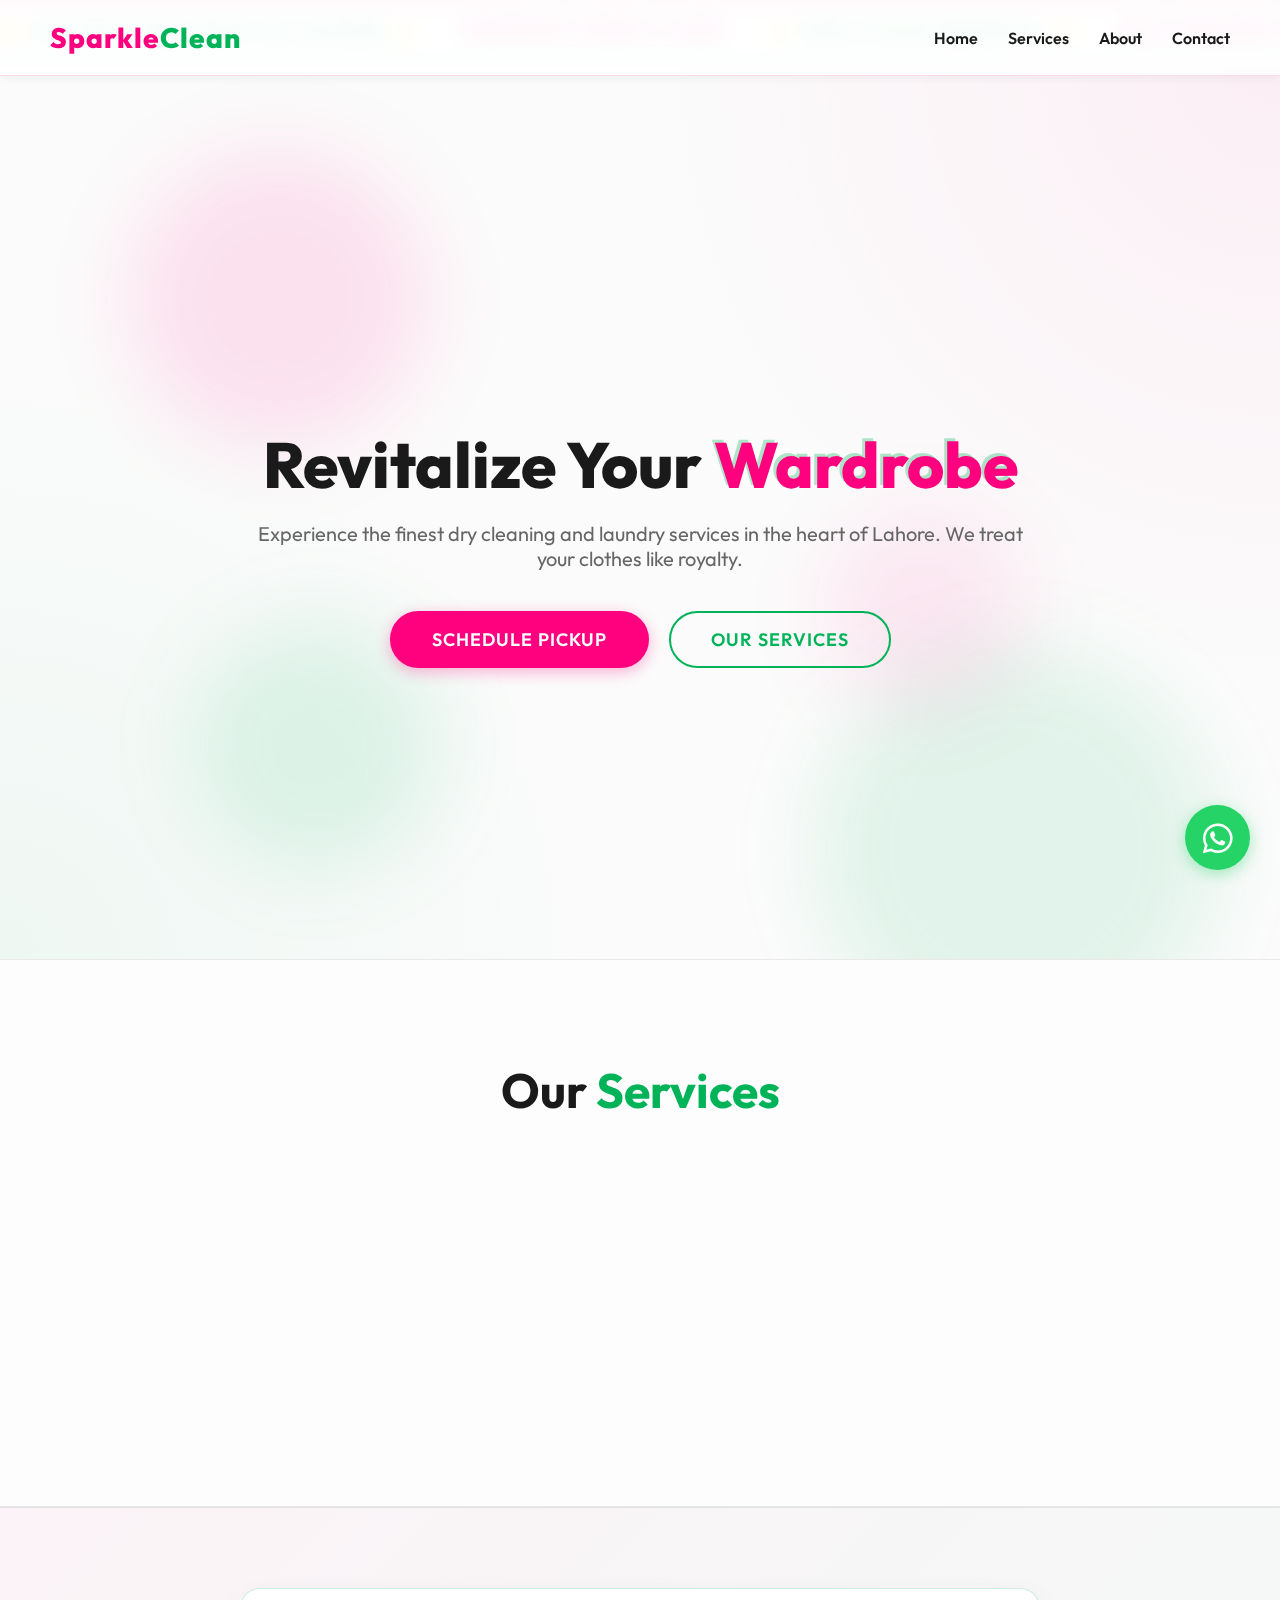
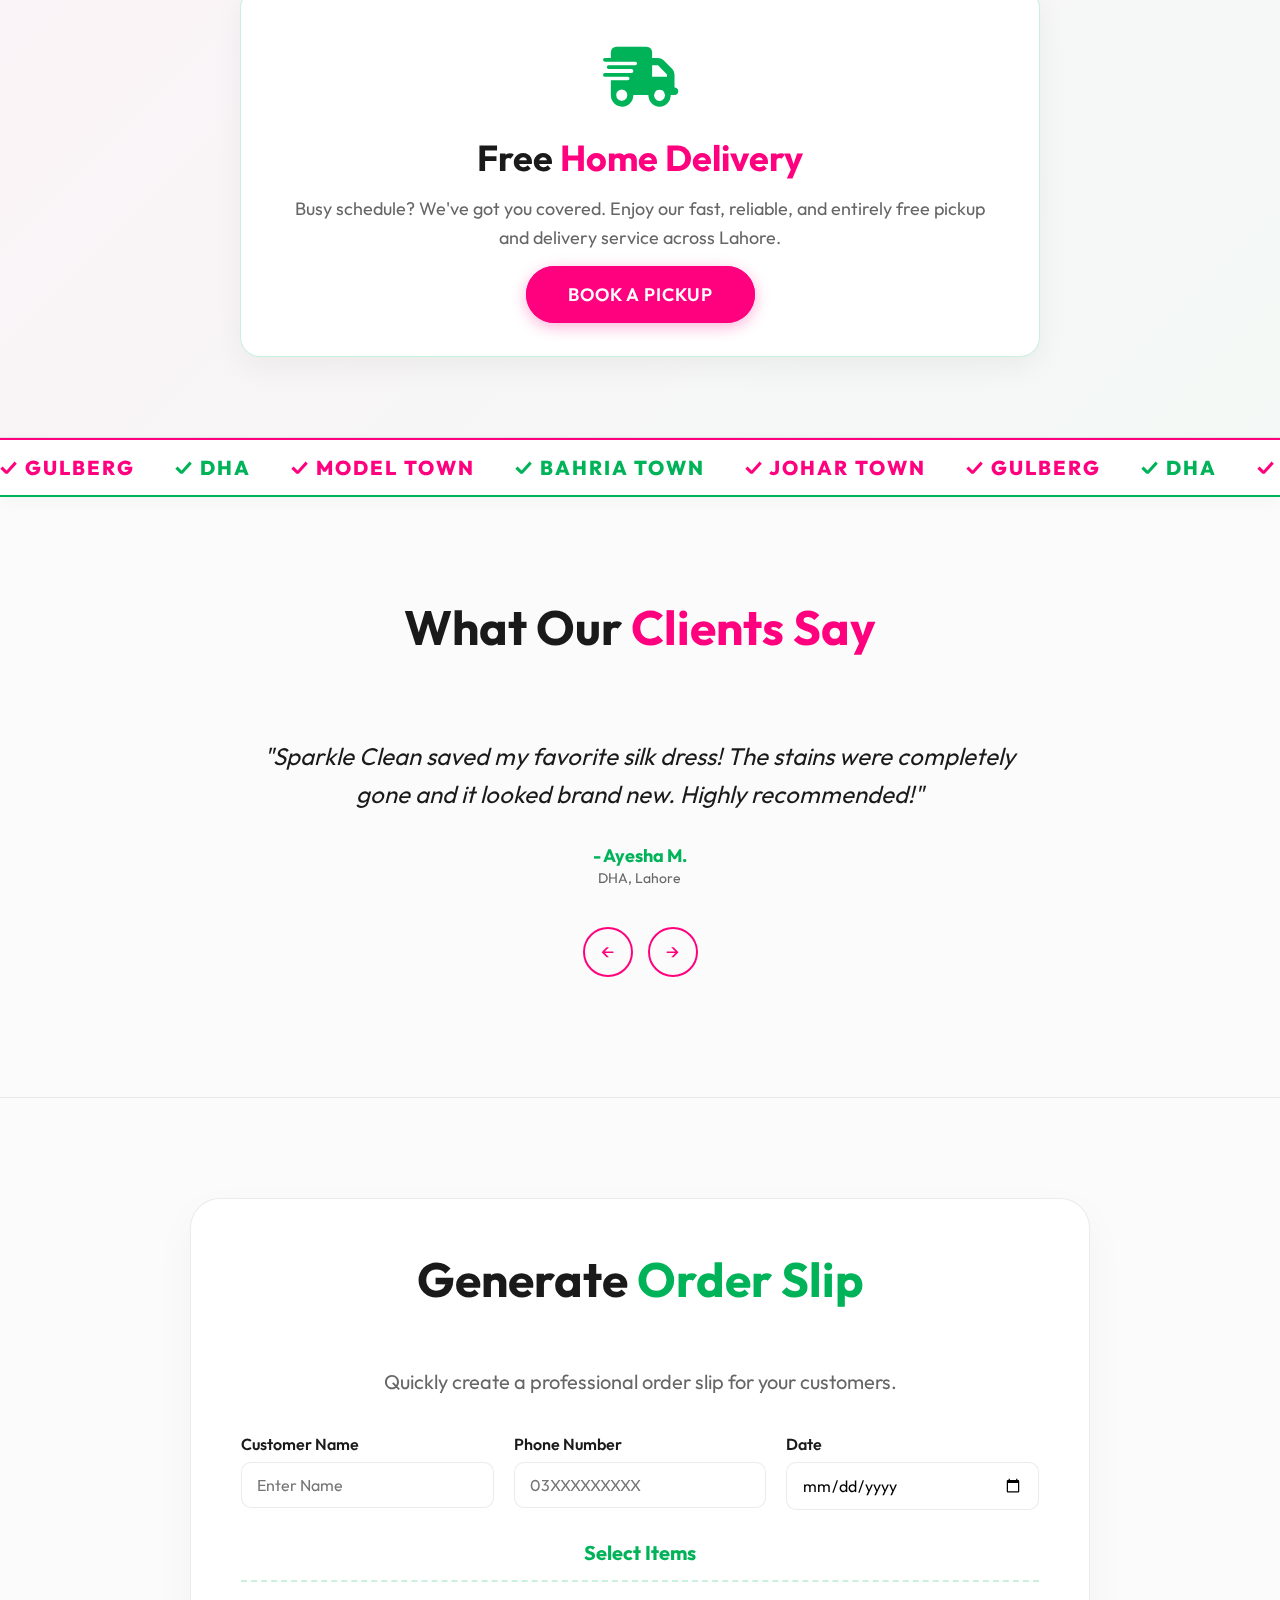
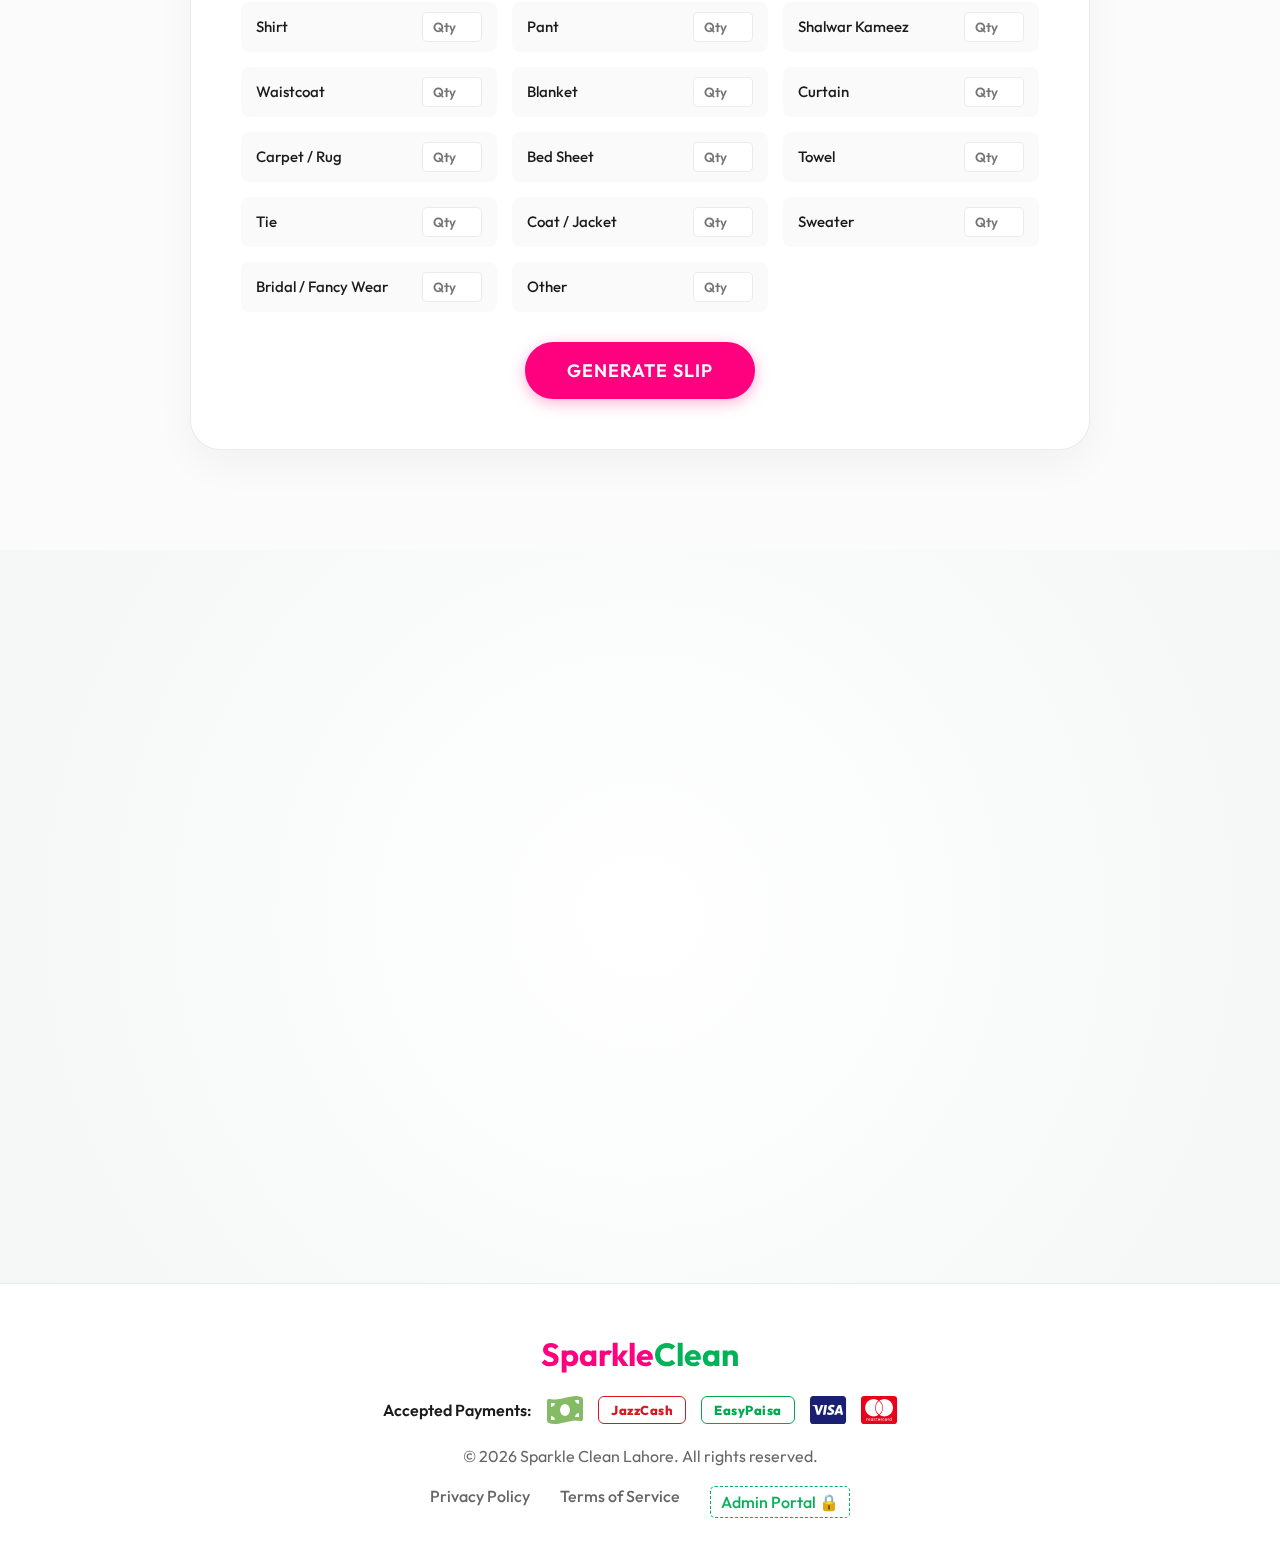
<file: index.html>
<!DOCTYPE html>
<html lang="en">

<head>
    <meta charset="UTF-8">
    <meta name="viewport" content="width=device-width, initial-scale=1.0">
    <title>Sparkle Clean | Premium Dry Cleaning in Lahore</title>
    <link href="https://fonts.googleapis.com/css2?family=Outfit:wght@300;400;600;800&display=swap" rel="stylesheet">
    <link rel="stylesheet" href="https://cdnjs.cloudflare.com/ajax/libs/font-awesome/6.4.0/css/all.min.css">
    <link rel="stylesheet" href="style.css">
</head>

<body>

    <header>
        <div class="logo">
            <span class="pink">Sparkle</span><span class="green">Clean</span>
        </div>
        <nav>
            <ul>
                <li><a href="#home">Home</a></li>
                <li><a href="#services">Services</a></li>
                <li><a href="#about">About</a></li>
                <li><a href="#contact">Contact</a></li>
            </ul>
        </nav>
        <div class="mobile-menu-btn">☰</div>
    </header>

    <div class="marquee-container">
        <div class="marquee-content">
            <span class="mq-green">⭐ FASTEST DELIVERY IN LAHORE ⭐</span>
            <span class="mq-pink">PREMIUM FABRIC CARE</span>
            <span class="mq-green">⭐ 100% STAIN REMOVAL ⭐</span>
            <span class="mq-pink">ECO-FRIENDLY WASH</span>
            <span class="mq-green">⭐ FASTEST DELIVERY IN LAHORE ⭐</span>
            <span class="mq-pink">PREMIUM FABRIC CARE</span>
            <span class="mq-green">⭐ 100% STAIN REMOVAL ⭐</span>
            <span class="mq-pink">ECO-FRIENDLY WASH</span>
        </div>
    </div>

    <section id="home" class="hero">
        <div class="hero-content">
            <h1 class="glitch" data-text="Revitalize Your Wardrobe">
                Revitalize Your <span class="highlight">Wardrobe</span>
            </h1>
            <p class="subtitle">Experience the finest dry cleaning and laundry services in the heart of Lahore. We treat
                your clothes like royalty.</p>
            <div class="cta-buttons">
                <a href="#contact" class="btn btn-primary">Schedule Pickup</a>
                <a href="#services" class="btn btn-secondary">Our Services</a>
            </div>
        </div>

        <div class="floating-elements">
            <div class="bubble b1"></div>
            <div class="bubble b2"></div>
            <div class="bubble b3"></div>
            <div class="bubble b4"></div>
        </div>
    </section>

    <section id="services" class="services">
        <h2 class="section-title">Our <span class="green-text">Services</span></h2>
        <div class="services-grid">
            <div class="service-card" style="--delay: 0.1s">
                <div class="icon-wrap">🫧</div>
                <h3>Dry Cleaning</h3>
                <p>Expert care for your delicate suits, dresses, and traditional wear using eco-safe solvents.</p>
            </div>
            <div class="service-card" style="--delay: 0.2s">
                <div class="icon-wrap">👕</div>
                <h3>Wash & Fold</h3>
                <p>Everyday laundry, perfectly washed, dried, and crisply folded for your convenience.</p>
            </div>
            <div class="service-card" style="--delay: 0.3s">
                <div class="icon-wrap">👔</div>
                <h3>Steam Ironing</h3>
                <p>Professional pressing that removes every wrinkle, leaving garments sleek and sharp.</p>
            </div>
            <div class="service-card" style="--delay: 0.4s">
                <div class="icon-wrap">✂️</div>
                <h3>Alterations</h3>
                <p>Master tailors available to adjust, hem, and repair your favorite outfits to perfection.</p>
            </div>
        </div>
    </section>

    <section class="home-delivery">
        <div class="delivery-content">
            <div class="delivery-icon"><i class="fas fa-truck-fast"></i></div>
            <div class="delivery-text">
                <h2>Free <span class="pink">Home Delivery</span></h2>
                <p>Busy schedule? We've got you covered. Enjoy our fast, reliable, and entirely free pickup and delivery service across Lahore.</p>
            </div>
            <a href="#contact" class="btn btn-primary">Book a Pickup</a>
        </div>
    </section>

    <div class="marquee-container reverse">
        <div class="marquee-content">
            <span class="mq-pink">✓ GULBERG</span>
            <span class="mq-green">✓ DHA</span>
            <span class="mq-pink">✓ MODEL TOWN</span>
            <span class="mq-green">✓ BAHRIA TOWN</span>
            <span class="mq-pink">✓ JOHAR TOWN</span>
            <span class="mq-pink">✓ GULBERG</span>
            <span class="mq-green">✓ DHA</span>
            <span class="mq-pink">✓ MODEL TOWN</span>
            <span class="mq-green">✓ BAHRIA TOWN</span>
            <span class="mq-pink">✓ JOHAR TOWN</span>
        </div>
    </div>

    <section id="testimonials" class="testimonials">
        <h2 class="section-title">What Our <span class="pink">Clients Say</span></h2>
        <div class="testimonial-slider">
            <div class="slider-wrapper">
                <div class="slide">
                    <p class="quote">"Sparkle Clean saved my favorite silk dress! The stains were completely gone and it
                        looked brand new. Highly recommended!"</p>
                    <div class="client-info">
                        <strong>- Ayesha M.</strong>
                        <span>DHA, Lahore</span>
                    </div>
                </div>
                <div class="slide">
                    <p class="quote">"Fastest delivery I've ever experienced. Their wash and fold service is perfect for
                        my busy schedule."</p>
                    <div class="client-info">
                        <strong>- Bilal Khan</strong>
                        <span>Gulberg</span>
                    </div>
                </div>
                <div class="slide">
                    <p class="quote">"The steam ironing is flawless. My suits come back crisp and sharp. Excellent
                        customer service every time."</p>
                    <div class="client-info">
                        <strong>- Fatima R.</strong>
                        <span>Model Town</span>
                    </div>
                </div>
            </div>
            <div class="slider-controls">
                <button class="slider-btn prev-btn">←</button>
                <button class="slider-btn next-btn">→</button>
            </div>
        </div>
    </section>

    <section id="order-slip" class="order-slip-section">
        <div class="slip-container">
            <h2 class="section-title">Generate <span class="green-text">Order Slip</span></h2>
            <p class="subtitle" style="text-align: center;">Quickly create a professional order slip for your customers.</p>
            
            <form id="slipForm" class="slip-form">
                <div class="form-row">
                    <div class="form-group">
                        <label>Customer Name</label>
                        <input type="text" id="customerName" required placeholder="Enter Name">
                    </div>
                    <div class="form-group">
                        <label>Phone Number</label>
                        <input type="tel" id="customerPhone" required placeholder="03XXXXXXXXX">
                    </div>
                    <div class="form-group">
                        <label>Date</label>
                        <input type="date" id="orderDate" required>
                    </div>
                </div>

                <h3 class="slip-items-title">Select Items</h3>
                <div class="items-grid">
                    <div class="item-input"><label>Shirt</label><input type="number" min="0" data-item="Shirt" placeholder="Qty"></div>
                    <div class="item-input"><label>Pant</label><input type="number" min="0" data-item="Pant" placeholder="Qty"></div>
                    <div class="item-input"><label>Shalwar Kameez</label><input type="number" min="0" data-item="Shalwar Kameez" placeholder="Qty"></div>
                    <div class="item-input"><label>Waistcoat</label><input type="number" min="0" data-item="Waistcoat" placeholder="Qty"></div>
                    <div class="item-input"><label>Blanket</label><input type="number" min="0" data-item="Blanket" placeholder="Qty"></div>
                    <div class="item-input"><label>Curtain</label><input type="number" min="0" data-item="Curtain" placeholder="Qty"></div>
                    <div class="item-input"><label>Carpet / Rug</label><input type="number" min="0" data-item="Carpet / Rug" placeholder="Qty"></div>
                    <div class="item-input"><label>Bed Sheet</label><input type="number" min="0" data-item="Bed Sheet" placeholder="Qty"></div>
                    <div class="item-input"><label>Towel</label><input type="number" min="0" data-item="Towel" placeholder="Qty"></div>
                    <div class="item-input"><label>Tie</label><input type="number" min="0" data-item="Tie" placeholder="Qty"></div>
                    <div class="item-input"><label>Coat / Jacket</label><input type="number" min="0" data-item="Coat / Jacket" placeholder="Qty"></div>
                    <div class="item-input"><label>Sweater</label><input type="number" min="0" data-item="Sweater" placeholder="Qty"></div>
                    <div class="item-input"><label>Bridal / Fancy Wear</label><input type="number" min="0" data-item="Bridal / Fancy Wear" placeholder="Qty"></div>
                    <div class="item-input"><label>Other</label><input type="number" min="0" data-item="Other" placeholder="Qty"></div>
                </div>

                <div class="form-actions" style="text-align: center; margin-top: 30px;">
                    <button type="submit" class="btn btn-primary">Generate Slip</button>
                </div>
            </form>
        </div>
    </section>

    <section id="contact" class="contact">
        <div class="contact-box">
            <h2>Get in Touch</h2>
            <div class="info-item">
                <span class="info-icon">📍</span>
                <p><strong>Address:</strong> 123 Main Boulevard, Gulberg III, Lahore, Pakistan</p>
            </div>
            <div class="info-item">
                <span class="info-icon">📞</span>
                <p><strong>Phone:</strong> +92 300 1234567</p>
            </div>
            <div class="info-item">
                <span class="info-icon">✉️</span>
                <p><strong>Email:</strong> bookings@sparkleclean.pk</p>
            </div>
            <div class="info-item">
                <span class="info-icon">🕒</span>
                <p><strong>Hours:</strong> Mon - Sat: 9:00 AM - 10:00 PM</p>
            </div>
        </div>
    </section>

    <footer>
        <div class="footer-content">
            <h2><span class="pink">Sparkle</span><span class="green">Clean</span></h2>
            <div class="payment-methods">
                <span class="payment-text">Accepted Payments:</span>
                <i class="fas fa-money-bill-wave" title="Cash on Delivery"></i>
                <span class="payment-badge jazzcash">JazzCash</span>
                <span class="payment-badge easypaisa">EasyPaisa</span>
                <i class="fab fa-cc-visa" title="Visa"></i>
                <i class="fab fa-cc-mastercard" title="Mastercard"></i>
            </div>
            <p>&copy; 2026 Sparkle Clean Lahore. All rights reserved.</p>
            <div class="footer-links">
                <a href="#">Privacy Policy</a>
                <a href="#">Terms of Service</a>
                <a href="/admin-login.html" class="admin-link">Admin Portal 🔒</a>
            </div>
        </div>
    </footer>

    <!-- Receipt Modal (Hidden by default) -->
    <div id="receiptModal" class="modal-overlay">
        <div class="receipt-card">
            <button class="close-modal">&times;</button>
            <div id="printArea">
                <div class="receipt-content">
                    <div class="receipt-header">
                        <h2 style="font-size:24px; margin-bottom: 5px; font-weight:800; letter-spacing:1px; line-height: 1;"><span class="pink" style="color:#ff007f;">Sparkle</span><span class="green" style="color:#00b359;">Clean</span></h2>
                        <p style="margin:4px 0; font-size:12px; color:#666;">123 Main Blvd, Gulberg III, Lahore</p>
                        <p style="margin:4px 0; font-size:12px; color:#666;">Phone: +92 300 1234567</p>
                        <div class="receipt-divider" style="border-bottom: 2px dashed #000; margin: 15px 0;"></div>
                        <h3 class="receipt-title" style="margin-bottom:15px; font-size: 16px; letter-spacing: 2px;">ORDER SLIP</h3>
                    </div>
                    <div class="receipt-info" style="margin-bottom: 20px; font-size: 14px;">
                        <p style="margin: 5px 0;"><strong>Name:</strong> <span id="rName"></span></p>
                        <p style="margin: 5px 0;"><strong>Phone:</strong> <span id="rPhone"></span></p>
                        <p style="margin: 5px 0;"><strong>Date:</strong> <span id="rDate"></span></p>
                        <p style="margin: 5px 0;"><strong>Order No:</strong> #<span id="rOrderNo"></span></p>
                    </div>
                    <table class="receipt-table" style="width: 100%; border-collapse: collapse; margin-bottom: 20px; font-size: 14px;">
                        <thead>
                            <tr>
                                <th style="text-align: left; padding-bottom: 10px; border-bottom: 1px solid #000;">Item Description</th>
                                <th style="text-align: right; padding-bottom: 10px; border-bottom: 1px solid #000;">Qty</th>
                            </tr>
                        </thead>
                        <tbody id="rItemsList">
                            <!-- Items will be injected here via JS -->
                        </tbody>
                        <tfoot>
                            <tr>
                                <th style="text-align: right; padding-right:15px; border-top: 1px dashed #000; padding-top: 10px;">Total Items:</th>
                                <th id="rTotalQty" style="text-align: right; border-top: 1px dashed #000; padding-top: 10px;">0</th>
                            </tr>
                        </tfoot>
                    </table>
                    <div class="receipt-footer" style="text-align: center; margin-top: 30px;">
                        <p style="margin-bottom: 5px; font-weight: 600;">Thank you for choosing Sparkle Clean!</p>
                        <p style="font-size:12px; color: #555;">Please present this slip when collecting your order.</p>
                    </div>
                </div>
            </div>
            <div class="receipt-actions">
                <button id="btnPrint" class="btn btn-secondary" style="flex:1; font-size:14px; padding:10px;"><i class="fas fa-print"></i> Print</button>
                <button id="btnWhatsapp" class="btn btn-primary" style="flex:1; background:#25D366; border-color:#25D366; font-size:14px; padding:10px;"><i class="fab fa-whatsapp"></i> Send</button>
            </div>
        </div>
    </div>

    <!-- Floating WhatsApp Button -->
    <a href="https://wa.me/923001234567" target="_blank" class="whatsapp-float">
        <i class="fab fa-whatsapp"></i>
    </a>

    <script src="script.js"></script>
</body>

</html>
</file>
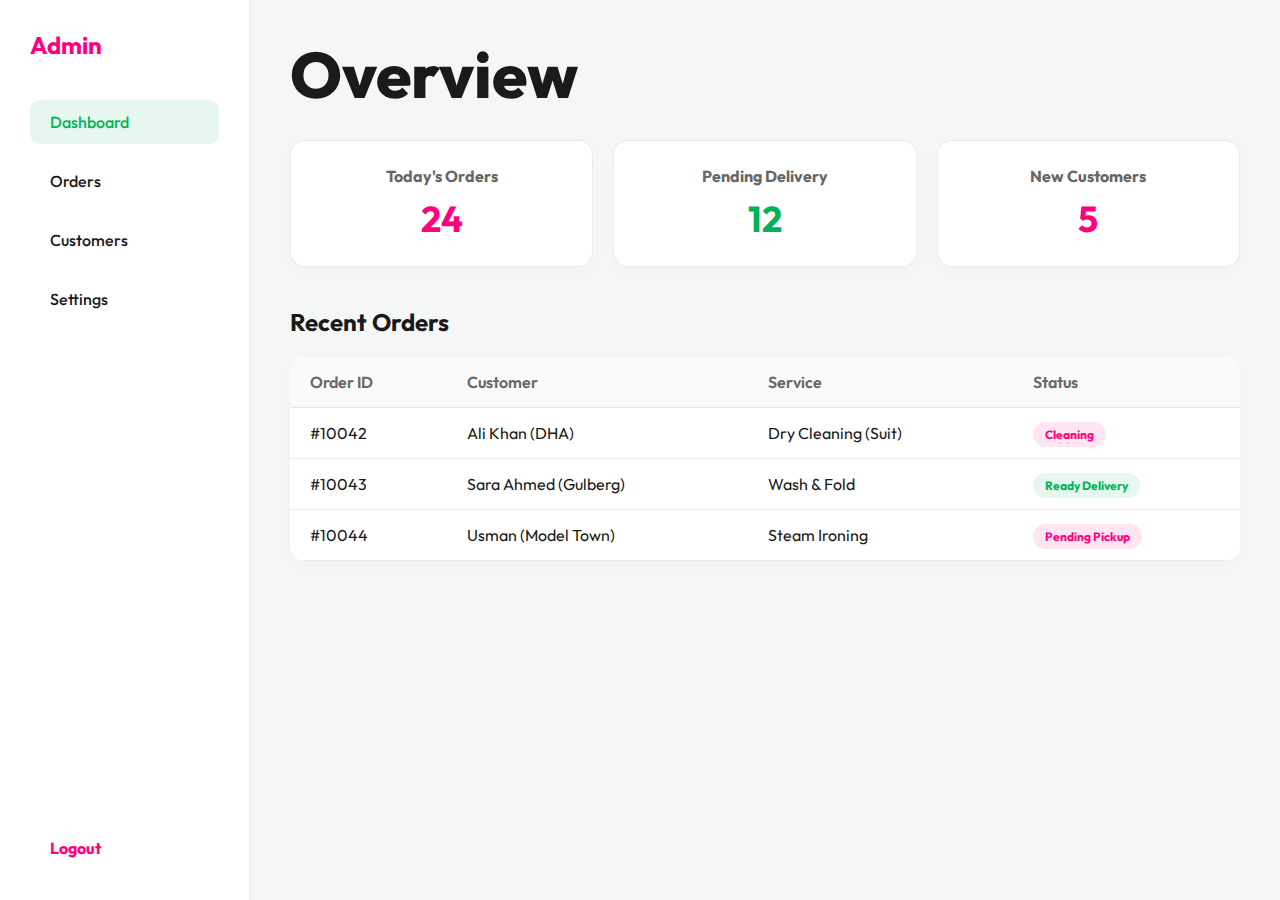
<file: admin-dashboard.html>
<!DOCTYPE html>
<html lang="en">

<head>
    <meta charset="UTF-8">
    <meta name="viewport" content="width=device-width, initial-scale=1.0">
    <title>Dashboard | Sparkle Clean Admin</title>
    <link href="https://fonts.googleapis.com/css2?family=Outfit:wght@300;400;600;800&display=swap" rel="stylesheet">
    <link rel="stylesheet" href="style.css">
    <style>
        body {
            background: #f4f7f6;
            cursor: auto;
        }

        .dashboard {
            display: flex;
            min-height: 100vh;
        }

        .sidebar {
            width: 250px;
            background: white;
            border-right: 1px solid var(--border-light);
            padding: 30px;
            display: flex;
            flex-direction: column;
        }

        .sidebar h2 {
            font-size: 24px;
            margin-bottom: 40px;
        }

        .menu-item {
            margin-bottom: 15px;
            padding: 12px 20px;
            border-radius: 10px;
            cursor: pointer;
            color: var(--text-main);
            font-weight: 500;
            transition: 0.3s;
        }

        .menu-item.active,
        .menu-item:hover {
            background: rgba(0, 179, 89, 0.1);
            color: var(--primary-green);
        }

        .logout {
            margin-top: auto;
            color: var(--primary-pink);
            text-decoration: none;
            padding: 12px 20px;
            font-weight: bold;
        }

        .logout:hover {
            background: rgba(255, 0, 127, 0.1);
            border-radius: 10px;
        }

        .content {
            flex: 1;
            padding: 40px;
        }

        .stats-grid {
            display: grid;
            grid-template-columns: repeat(auto-fit, minmax(200px, 1fr));
            gap: 20px;
            margin-bottom: 40px;
        }

        .stat-card {
            background: white;
            border-radius: 15px;
            padding: 25px;
            border: 1px solid var(--border-light);
            box-shadow: 0 4px 15px rgba(0, 0, 0, 0.02);
            text-align: center;
        }

        .stat-card h3 {
            font-size: 16px;
            color: var(--text-muted);
            margin-bottom: 10px;
        }

        .stat-card .val {
            font-size: 36px;
            font-weight: bold;
            color: var(--primary-pink);
        }

        table {
            width: 100%;
            background: white;
            border-collapse: collapse;
            border-radius: 15px;
            overflow: hidden;
            box-shadow: 0 4px 15px rgba(0, 0, 0, 0.02);
        }

        th,
        td {
            padding: 15px 20px;
            text-align: left;
            border-bottom: 1px solid var(--border-light);
        }

        th {
            background: #fafafa;
            color: var(--text-muted);
            font-weight: 600;
        }

        .status {
            padding: 5px 12px;
            border-radius: 20px;
            font-size: 12px;
            font-weight: bold;
        }

        .s-pending {
            background: rgba(255, 0, 127, 0.1);
            color: var(--primary-pink);
        }

        .s-done {
            background: rgba(0, 179, 89, 0.1);
            color: var(--primary-green);
        }
    </style>
</head>

<body>
    <div class="dashboard">
        <div class="sidebar">
            <h2><span class="pink">Admin</span></h2>
            <div class="menu-item active">Dashboard</div>
            <div class="menu-item">Orders</div>
            <div class="menu-item">Customers</div>
            <div class="menu-item">Settings</div>
            <a href="index.html" class="logout">Logout</a>
        </div>
        <div class="content">
            <h1 style="color: var(--text-main); margin-bottom: 30px;">Overview</h1>

            <div class="stats-grid">
                <div class="stat-card">
                    <h3>Today's Orders</h3>
                    <div class="val">24</div>
                </div>
                <div class="stat-card">
                    <h3>Pending Delivery</h3>
                    <div class="val" style="color: var(--primary-green);">12</div>
                </div>
                <div class="stat-card">
                    <h3>New Customers</h3>
                    <div class="val">5</div>
                </div>
            </div>

            <h2 style="margin-bottom: 20px; color: var(--text-main);">Recent Orders</h2>
            <table>
                <thead>
                    <tr>
                        <th>Order ID</th>
                        <th>Customer</th>
                        <th>Service</th>
                        <th>Status</th>
                    </tr>
                </thead>
                <tbody>
                    <tr>
                        <td>#10042</td>
                        <td>Ali Khan (DHA)</td>
                        <td>Dry Cleaning (Suit)</td>
                        <td><span class="status s-pending">Cleaning</span></td>
                    </tr>
                    <tr>
                        <td>#10043</td>
                        <td>Sara Ahmed (Gulberg)</td>
                        <td>Wash & Fold</td>
                        <td><span class="status s-done">Ready Delivery</span></td>
                    </tr>
                    <tr>
                        <td>#10044</td>
                        <td>Usman (Model Town)</td>
                        <td>Steam Ironing</td>
                        <td><span class="status s-pending">Pending Pickup</span></td>
                    </tr>
                </tbody>
            </table>
        </div>
    </div>
</body>

</html>
</file>
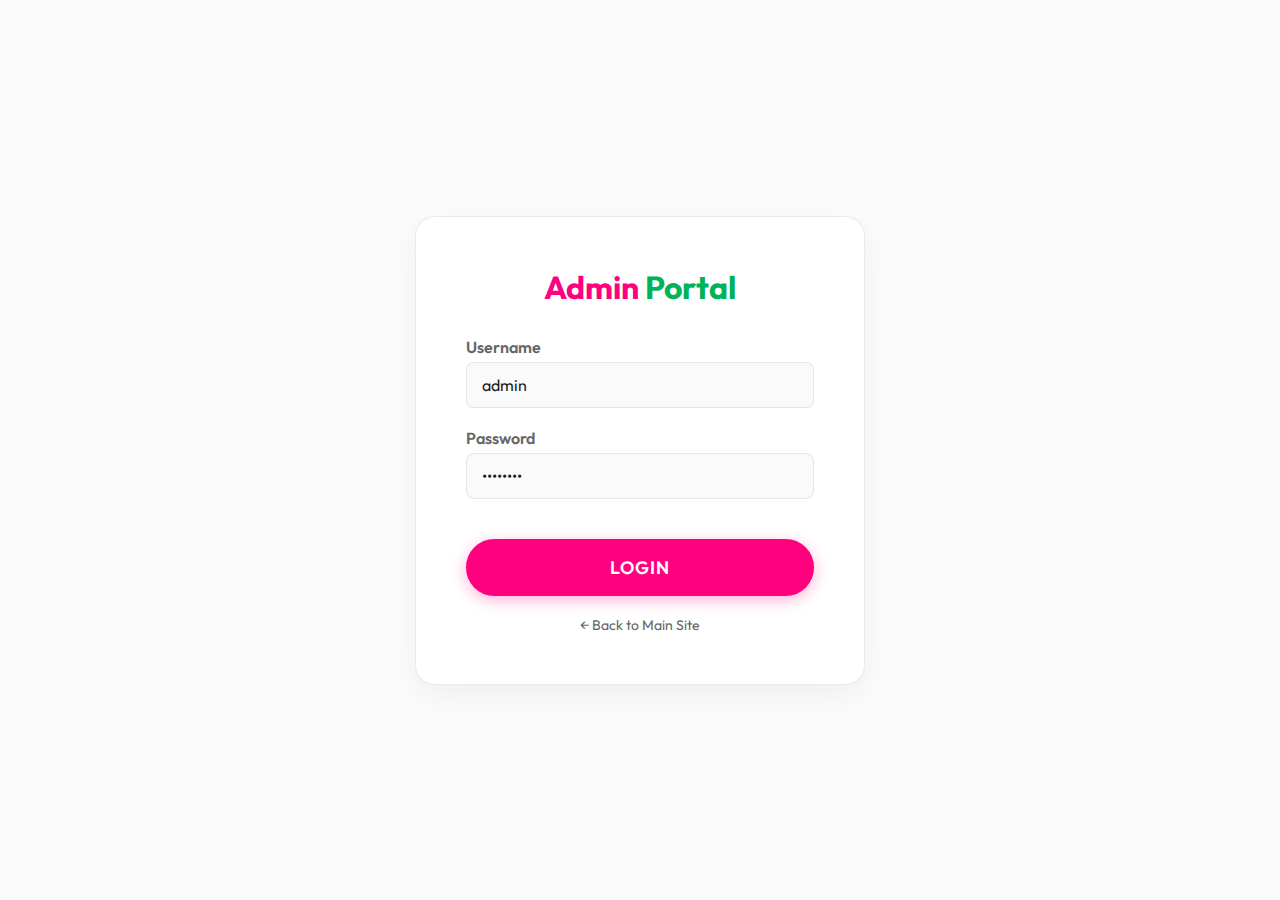
<file: admin-login.html>
<!DOCTYPE html>
<html lang="en">

<head>
    <meta charset="UTF-8">
    <meta name="viewport" content="width=device-width, initial-scale=1.0">
    <title>Admin Login | Sparkle Clean</title>
    <link href="https://fonts.googleapis.com/css2?family=Outfit:wght@300;400;600;800&display=swap" rel="stylesheet">
    <link rel="stylesheet" href="style.css">
    <style>
        .login-wrapper {
            min-height: 100vh;
            display: flex;
            align-items: center;
            justify-content: center;
            background: var(--bg-dark);
        }

        .login-box {
            background: var(--bg-panel);
            padding: 50px;
            border-radius: 20px;
            max-width: 450px;
            width: 100%;
            box-shadow: 0 10px 30px rgba(0, 0, 0, 0.05);
            border: 1px solid var(--border-light);
            text-align: center;
        }

        .login-box h2 {
            margin-bottom: 30px;
            font-size: 32px;
        }

        .input-group {
            margin-bottom: 20px;
            text-align: left;
        }

        .input-group label {
            display: block;
            margin-bottom: 5px;
            color: var(--text-muted);
            font-weight: 600;
        }

        .input-group input {
            width: 100%;
            padding: 12px 15px;
            border-radius: 8px;
            border: 1px solid var(--border-light);
            background: #fafafa;
            color: var(--text-main);
            font-size: 16px;
            outline: none;
            transition: border-color 0.3s;
        }

        .input-group input:focus {
            border-color: var(--primary-green);
        }

        .login-btn {
            width: 100%;
            margin-top: 20px;
            cursor: pointer;
        }

        .back-link {
            display: inline-block;
            margin-top: 20px;
            color: var(--text-muted);
            text-decoration: none;
            font-size: 14px;
        }

        .back-link:hover {
            color: var(--primary-pink);
        }
    </style>
</head>

<body>
    <div class="login-wrapper">
        <div class="login-box">
            <h2><span class="pink">Admin</span> <span class="green">Portal</span></h2>
            <form id="loginForm" onsubmit="event.preventDefault(); window.location.href='admin-dashboard.html';">
                <div class="input-group">
                    <label>Username</label>
                    <input type="text" placeholder="Enter simple dummy username" value="admin" required>
                </div>
                <div class="input-group">
                    <label>Password</label>
                    <input type="password" placeholder="Enter password" value="password" required>
                </div>
                <!-- Submit defaults to redirect via JS for preview -->
                <button type="submit" class="btn btn-primary login-btn">Login</button>
            </form>
            <a href="index.html" class="back-link">← Back to Main Site</a>
        </div>
    </div>
</body>

</html>
</file>
<file: style.css>
:root {
    --bg-dark: #fbfbfb;
    --bg-panel: #ffffff;
    --primary-pink: #ff007f;
    --primary-green: #00b359;
    --text-main: #1a1a1a;
    --text-muted: #666666;
    --border-light: rgba(0, 0, 0, 0.08);
}

* {
    margin: 0;
    padding: 0;
    box-sizing: border-box;
    font-family: 'Outfit', sans-serif;
}

body {
    background-color: var(--bg-dark);
    color: var(--text-main);
    overflow-x: hidden;
    scroll-behavior: smooth;
}

/* Header */
header {
    display: flex;
    justify-content: space-between;
    align-items: center;
    padding: 20px 50px;
    background: rgba(255, 255, 255, 0.9);
    backdrop-filter: blur(10px);
    position: fixed;
    width: 100%;
    z-index: 1000;
    border-bottom: 1px solid rgba(255, 0, 127, 0.15);
    box-shadow: 0 2px 10px rgba(0, 0, 0, 0.05);
}

.logo {
    font-size: 28px;
    font-weight: 800;
    letter-spacing: 1px;
}

.pink {
    color: var(--primary-pink);
}

.green {
    color: var(--primary-green);
}

.green-text {
    color: var(--primary-green);
}

nav ul {
    list-style: none;
    display: flex;
    gap: 30px;
}

nav a {
    color: var(--text-main);
    text-decoration: none;
    font-weight: 600;
    font-size: 16px;
    position: relative;
    transition: color 0.3s;
}

nav a:hover {
    color: var(--primary-green);
}

nav a::after {
    content: '';
    position: absolute;
    width: 0%;
    height: 2px;
    bottom: -5px;
    left: 0;
    background-color: var(--primary-pink);
    transition: width 0.3s ease;
}

nav a:hover::after {
    width: 100%;
    box-shadow: 0 0 5px var(--primary-pink);
}

.mobile-menu-btn {
    display: none;
    font-size: 24px;
    cursor: pointer;
    color: var(--primary-green);
}

/* Marquee */
.marquee-container {
    width: 100%;
    overflow: hidden;
    background: #ffffff;
    padding: 15px 0;
    border-top: 2px solid var(--primary-pink);
    border-bottom: 2px solid var(--primary-green);
    position: relative;
    z-index: 10;
    box-shadow: 0 5px 15px rgba(0, 0, 0, 0.03);
}

.marquee-content {
    display: flex;
    white-space: nowrap;
    animation: marquee 20s linear infinite;
    gap: 40px;
}

.marquee-container.reverse .marquee-content {
    animation: marquee-reverse 25s linear infinite;
}

.mq-pink {
    color: var(--primary-pink);
    font-weight: 800;
    font-size: 20px;
    letter-spacing: 2px;
}

.mq-green {
    color: var(--primary-green);
    font-weight: 800;
    font-size: 20px;
    letter-spacing: 2px;
}

@keyframes marquee {
    0% {
        transform: translateX(0);
    }

    100% {
        transform: translateX(-50%);
    }
}

@keyframes marquee-reverse {
    0% {
        transform: translateX(-50%);
    }

    100% {
        transform: translateX(0);
    }
}

/* Hero Section */
.hero {
    min-height: 100vh;
    display: flex;
    align-items: center;
    justify-content: center;
    position: relative;
    padding: 100px 20px 20px;
    text-align: center;
    overflow: hidden;
    background: radial-gradient(circle at top right, rgba(255, 0, 127, 0.05), transparent 40%),
        radial-gradient(circle at bottom left, rgba(0, 179, 89, 0.05), transparent 40%);
}

.hero-content {
    position: relative;
    z-index: 2;
    max-width: 800px;
}

h1 {
    font-size: 64px;
    font-weight: 800;
    margin-bottom: 20px;
    line-height: 1.1;
    color: var(--text-main);
}

h1 .highlight {
    color: var(--primary-pink);
    position: relative;
    display: inline-block;
}

h1 .highlight::before {
    content: "Wardrobe";
    position: absolute;
    left: -3px;
    top: -3px;
    color: var(--primary-green);
    opacity: 0.3;
    z-index: -1;
    transition: 0.3s;
}

h1:hover .highlight::before {
    left: 4px;
    top: 4px;
    opacity: 0.5;
}

.subtitle {
    font-size: 20px;
    color: var(--text-muted);
    margin-bottom: 40px;
}

.cta-buttons {
    display: flex;
    gap: 20px;
    justify-content: center;
}

.btn {
    padding: 15px 40px;
    border-radius: 30px;
    font-weight: 600;
    font-size: 18px;
    text-decoration: none;
    text-transform: uppercase;
    letter-spacing: 1px;
    transition: all 0.3s ease;
    overflow: hidden;
    position: relative;
}

.btn-primary {
    background: var(--primary-pink);
    color: white;
    box-shadow: 0 4px 15px rgba(255, 0, 127, 0.3);
    border: 2px solid var(--primary-pink);
}

.btn-primary:hover {
    background: white;
    color: var(--primary-pink);
    box-shadow: 0 6px 20px rgba(255, 0, 127, 0.4);
    transform: translateY(-3px);
}

.btn-secondary {
    background: transparent;
    color: var(--primary-green);
    border: 2px solid var(--primary-green);
}

.btn-secondary:hover {
    background: var(--primary-green);
    color: white;
    box-shadow: 0 6px 20px rgba(0, 179, 89, 0.3);
    transform: translateY(-3px);
}

/* Floating Bubbles */
.floating-elements {
    position: absolute;
    top: 0;
    left: 0;
    width: 100%;
    height: 100%;
    z-index: 1;
    pointer-events: none;
}

.bubble {
    position: absolute;
    border-radius: 50%;
    filter: blur(40px);
    animation: float 10s infinite ease-in-out alternate;
}

.b1 {
    width: 300px;
    height: 300px;
    background: rgba(255, 0, 127, 0.1);
    top: 10%;
    left: 10%;
    animation-delay: 0s;
}

.b2 {
    width: 400px;
    height: 400px;
    background: rgba(0, 179, 89, 0.1);
    bottom: -10%;
    right: 5%;
    animation-delay: -2s;
}

.b3 {
    width: 200px;
    height: 200px;
    background: rgba(255, 0, 127, 0.08);
    top: 50%;
    right: 20%;
    animation-delay: -4s;
}

.b4 {
    width: 250px;
    height: 250px;
    background: rgba(0, 179, 89, 0.1);
    bottom: 10%;
    left: 15%;
    animation-delay: -6s;
}

@keyframes float {
    0% {
        transform: translate(0, 0) scale(1);
    }

    100% {
        transform: translate(50px, -50px) scale(1.1);
    }
}

/* Services section */
.services {
    padding: 100px 50px;
    background: #fdfdfd;
    position: relative;
    border-top: 1px solid var(--border-light);
    border-bottom: 1px solid var(--border-light);
}

.section-title {
    text-align: center;
    font-size: 48px;
    margin-bottom: 60px;
    color: var(--text-main);
}

.services-grid {
    display: grid;
    grid-template-columns: repeat(auto-fit, minmax(280px, 1fr));
    gap: 30px;
    max-width: 1200px;
    margin: 0 auto;
}

.service-card {
    background: var(--bg-panel);
    border-radius: 20px;
    padding: 40px 30px;
    text-align: center;
    border: 1px solid var(--border-light);
    box-shadow: 0 4px 15px rgba(0, 0, 0, 0.02);
    transition: all 0.4s cubic-bezier(0.175, 0.885, 0.32, 1.275);
    position: relative;
    overflow: hidden;
    opacity: 0;
    transform: translateY(50px);
}

.service-card.visible {
    opacity: 1;
    transform: translateY(0);
}

.service-card::before {
    content: '';
    position: absolute;
    top: 0;
    left: 0;
    width: 100%;
    height: 100%;
    background: linear-gradient(135deg, rgba(255, 0, 127, 0.03) 0%, rgba(0, 179, 89, 0.03) 100%);
    opacity: 0;
    transition: opacity 0.4s;
}

.service-card:hover {
    transform: translateY(-15px);
    border-color: rgba(0, 179, 89, 0.2);
    box-shadow: 0 15px 30px rgba(0, 0, 0, 0.08);
}

.service-card:hover::before {
    opacity: 1;
}

.icon-wrap {
    font-size: 50px;
    margin-bottom: 20px;
    filter: drop-shadow(0 4px 6px rgba(0, 0, 0, 0.1));
}

.service-card h3 {
    font-size: 24px;
    margin-bottom: 15px;
    color: var(--text-main);
}

.service-card p {
    color: var(--text-muted);
    line-height: 1.6;
}

/* Testimonials Section */
.testimonials {
    padding: 100px 50px;
    background: var(--bg-dark);
    text-align: center;
}

.testimonial-slider {
    max-width: 800px;
    margin: 0 auto;
    position: relative;
    overflow: hidden;
    padding: 20px 0;
}

.slider-wrapper {
    display: flex;
    transition: transform 0.6s cubic-bezier(0.25, 1, 0.5, 1);
    width: 300%;
}

.slide {
    width: 33.333%;
    padding: 0 20px;
    opacity: 0.5;
    transition: opacity 0.5s;
}

.slide.active-slide {
    opacity: 1;
}

.quote {
    font-size: 24px;
    font-style: italic;
    color: var(--text-main);
    margin-bottom: 30px;
    line-height: 1.6;
}

.client-info strong {
    display: block;
    color: var(--primary-green);
    font-size: 18px;
}

.client-info span {
    color: var(--text-muted);
    font-size: 14px;
}

.slider-controls {
    margin-top: 40px;
    display: flex;
    justify-content: center;
    gap: 15px;
}

.slider-btn {
    background: transparent;
    border: 2px solid var(--primary-pink);
    color: var(--primary-pink);
    width: 50px;
    height: 50px;
    border-radius: 50%;
    font-size: 20px;
    cursor: pointer;
    transition: all 0.3s ease;
}

.slider-btn:hover {
    background: var(--primary-pink);
    color: white;
    transform: scale(1.1);
}

/* Contact Section */
.contact {
    padding: 100px 50px;
    display: flex;
    justify-content: center;
    min-height: 60vh;
    align-items: center;
    background: radial-gradient(circle at center, #ffffff 0%, #f4f7f6 100%);
}

/* Services Section Improvements */
.service-card {
    background: rgba(255, 255, 255, 0.05);
    backdrop-filter: blur(10px);
    border: 1px solid rgba(255, 255, 255, 0.1);
    border-radius: 20px;
    padding: 0;
    overflow: hidden;
    transition: all 0.4s cubic-bezier(0.175, 0.885, 0.32, 1.275);
    display: flex;
    flex-direction: column;
}

.service-card:hover {
    transform: translateY(-10px) scale(1.02);
    box-shadow: 0 20px 40px rgba(0, 0, 0, 0.3);
    border-color: var(--pink);
}

.service-img-wrap {
    width: 100%;
    height: 200px;
    overflow: hidden;
    position: relative;
}

.service-img-wrap img {
    width: 100%;
    height: 100%;
    object-fit: cover;
    transition: transform 0.5s ease;
}

.service-card:hover .service-img-wrap img {
    transform: scale(1.1);
}

.service-card-content {
    padding: 20px;
    text-align: center;
}

.icon-wrap {
    font-size: 2.5rem;
    margin-bottom: 0;
    position: absolute;
    top: 10px;
    right: 10px;
    background: rgba(0, 0, 0, 0.5);
    width: 50px;
    height: 50px;
    display: flex;
    align-items: center;
    justify-content: center;
    border-radius: 50%;
    backdrop-filter: blur(5px);
    z-index: 2;
}

.contact-box {
    background: rgba(255, 255, 255, 0.9);
    backdrop-filter: blur(20px);
    border: 1px solid rgba(255, 0, 127, 0.1);
    padding: 50px;
    border-radius: 30px;
    max-width: 600px;
    width: 100%;
    box-shadow: 0 20px 50px rgba(0, 0, 0, 0.05);
    transform: scale(0.95);
    opacity: 0;
    transition: all 0.6s ease;
}

.contact-box.visible {
    transform: scale(1);
    opacity: 1;
}

.contact-box h2 {
    font-size: 36px;
    margin-bottom: 30px;
    color: var(--primary-pink);
    text-align: center;
}

.info-item {
    display: flex;
    align-items: center;
    margin-bottom: 25px;
    padding: 15px;
    background: rgba(0, 0, 0, 0.02);
    border-radius: 12px;
    border-left: 4px solid var(--primary-green);
    transition: transform 0.3s ease;
}

.info-item:hover {
    transform: translateX(10px);
    background: rgba(0, 179, 89, 0.05);
}

.info-icon {
    font-size: 24px;
    margin-right: 20px;
}

.info-item p {
    font-size: 18px;
    color: var(--text-main);
}

/* Footer */
footer {
    background: #ffffff;
    padding: 50px;
    text-align: center;
    border-top: 1px solid var(--border-light);
}

.footer-content h2 {
    font-size: 32px;
    margin-bottom: 20px;
}

.footer-content p {
    color: var(--text-muted);
    margin-bottom: 20px;
}

.footer-links {
    display: flex;
    justify-content: center;
    gap: 30px;
}

.footer-links a {
    color: var(--text-muted);
    text-decoration: none;
    transition: 0.3s;
    font-weight: 500;
}

.footer-links a:hover {
    color: var(--primary-pink);
}

.admin-link {
    color: var(--primary-green) !important;
    font-weight: bold;
    border: 1px dashed var(--primary-green);
    padding: 5px 10px;
    border-radius: 5px;
}

.admin-link:hover {
    background: rgba(0, 179, 89, 0.05);
}

/* Delivery Section */
.home-delivery {
    padding: 80px 50px;
    background: linear-gradient(135deg, rgba(255, 0, 127, 0.03) 0%, rgba(0, 179, 89, 0.03) 100%);
    text-align: center;
    border-top: 1px solid var(--border-light);
    border-bottom: 1px solid var(--border-light);
}

.delivery-content {
    max-width: 800px;
    margin: 0 auto;
    background: #fff;
    padding: 50px;
    border-radius: 20px;
    box-shadow: 0 10px 30px rgba(0, 0, 0, 0.05);
    border: 1px solid rgba(0, 179, 89, 0.2);
    position: relative;
    overflow: hidden;
    transition: transform 0.3s;
}

.delivery-content:hover {
    transform: translateY(-5px);
    box-shadow: 0 15px 40px rgba(0, 0, 0, 0.08);
}

.delivery-icon {
    font-size: 60px;
    color: var(--primary-green);
    margin-bottom: 20px;
}

.delivery-text h2 {
    font-size: 36px;
    margin-bottom: 15px;
    color: var(--text-main);
}

.delivery-text p {
    font-size: 18px;
    color: var(--text-muted);
    margin-bottom: 30px;
    line-height: 1.6;
}

/* Order Slip Section */
.order-slip-section {
    padding: 100px 50px;
    background: #fbfbfb;
    border-top: 1px solid var(--border-light);
}

.slip-container {
    max-width: 900px;
    margin: 0 auto;
    background: #fff;
    border-radius: 30px;
    padding: 50px;
    box-shadow: 0 15px 40px rgba(0, 0, 0, 0.04);
    border: 1px solid var(--border-light);
}

.slip-form .form-row {
    display: grid;
    grid-template-columns: repeat(auto-fit, minmax(200px, 1fr));
    gap: 20px;
    margin-bottom: 30px;
}

.form-group label {
    display: block;
    margin-bottom: 8px;
    font-weight: 600;
    color: var(--text-main);
}

.form-group input {
    width: 100%;
    padding: 12px 15px;
    border: 1px solid var(--border-light);
    border-radius: 10px;
    font-size: 16px;
    outline: none;
    transition: border-color 0.3s;
    font-family: inherit;
}

.form-group input:focus {
    border-color: var(--primary-pink);
}

.slip-items-title {
    font-size: 20px;
    margin-bottom: 20px;
    text-align: center;
    color: var(--primary-green);
    border-bottom: 2px dashed rgba(0, 179, 89, 0.2);
    padding-bottom: 15px;
}

.items-grid {
    display: grid;
    grid-template-columns: repeat(auto-fill, minmax(200px, 1fr));
    gap: 15px;
}

.item-input {
    display: flex;
    justify-content: space-between;
    align-items: center;
    background: rgba(0, 0, 0, 0.02);
    padding: 10px 15px;
    border-radius: 8px;
    transition: background 0.2s;
}

.item-input:hover {
    background: rgba(0, 0, 0, 0.04);
}

.item-input label {
    font-weight: 500;
    font-size: 15px;
    color: var(--text-main);
}

.item-input input {
    width: 60px;
    padding: 6px;
    border: 1px solid var(--border-light);
    border-radius: 5px;
    text-align: center;
    outline: none;
    font-family: inherit;
    font-weight: 600;
}

.item-input input:focus {
    border-color: var(--primary-pink);
}

/* Receipt Modal */
.modal-overlay {
    position: fixed;
    top: 0;
    left: 0;
    width: 100%;
    height: 100%;
    background: rgba(0, 0, 0, 0.6);
    display: flex;
    align-items: center;
    justify-content: center;
    z-index: 2000;
    opacity: 0;
    visibility: hidden;
    transition: all 0.3s ease;
    backdrop-filter: blur(5px);
}

.modal-overlay.active {
    opacity: 1;
    visibility: visible;
}

.receipt-card {
    background: #fff;
    width: 100%;
    max-width: 400px;
    border-radius: 15px;
    overflow: hidden;
    position: relative;
    transform: translateY(50px);
    transition: all 0.3s ease;
    box-shadow: 0 25px 50px rgba(0, 0, 0, 0.2);
}

.modal-overlay.active .receipt-card {
    transform: translateY(0);
}

.close-modal {
    position: absolute;
    top: 15px;
    right: 15px;
    background: none;
    border: none;
    font-size: 28px;
    cursor: pointer;
    color: #999;
    z-index: 10;
    transition: color 0.3s;
}

.close-modal:hover {
    color: var(--primary-pink);
}

.receipt-content {
    background: #fff;
    padding: 30px;
    font-family: 'Courier New', Courier, monospace;
    color: #000;
}

.receipt-actions {
    display: flex;
    gap: 10px;
    padding: 20px;
    background: #f9f9f9;
    border-top: 1px solid #eee;
}

/* WhatsApp Float Button */
.whatsapp-float {
    position: fixed;
    bottom: 30px;
    right: 30px;
    background: #25D366;
    color: white;
    width: 65px;
    height: 65px;
    border-radius: 50%;
    display: flex;
    align-items: center;
    justify-content: center;
    font-size: 34px;
    box-shadow: 0 4px 15px rgba(37, 211, 102, 0.4);
    z-index: 1000;
    text-decoration: none;
    transition: all 0.3s ease;
    animation: pulse-wa 2s infinite;
}

.whatsapp-float:hover {
    transform: scale(1.1);
    box-shadow: 0 6px 20px rgba(37, 211, 102, 0.6);
    color: white;
}

@keyframes pulse-wa {
    0% {
        transform: scale(1);
        box-shadow: 0 0 0 0 rgba(37, 211, 102, 0.7);
    }

    70% {
        transform: scale(1.05);
        box-shadow: 0 0 0 15px rgba(37, 211, 102, 0);
    }

    100% {
        transform: scale(1);
        box-shadow: 0 0 0 0 rgba(37, 211, 102, 0);
    }
}

/* Payment Methods */
.payment-methods {
    display: flex;
    justify-content: center;
    align-items: center;
    gap: 15px;
    margin-bottom: 20px;
    flex-wrap: wrap;
}

.payment-text {
    font-weight: 600;
    color: var(--text-main);
    font-size: 16px;
}

.payment-methods i {
    font-size: 32px;
    color: var(--text-muted);
    transition: color 0.3s;
}

.payment-methods i.fa-money-bill-wave {
    color: #85bb65;
}

.payment-methods i.fa-cc-visa {
    color: #1a1f71;
}

.payment-methods i.fa-cc-mastercard {
    color: #eb001b;
}

.payment-badge {
    background: #eee;
    padding: 5px 12px;
    border-radius: 6px;
    font-size: 13px;
    font-weight: 800;
    letter-spacing: 0.5px;
}

.payment-badge.jazzcash {
    color: #d61820;
    border: 1px solid #d61820;
    background: #fff;
}

.payment-badge.easypaisa {
    color: #00a950;
    border: 1px solid #00a950;
    background: #fff;
}

/* Responsive */
@media (max-width: 768px) {
    header {
        padding: 20px;
    }

    .mobile-menu-btn {
        display: block;
    }

    nav ul {
        display: none;
        flex-direction: column;
        position: absolute;
        top: 100%;
        left: 0;
        width: 100%;
        background: #ffffff;
        padding: 20px;
        text-align: center;
        border-bottom: 2px solid var(--primary-pink);
        box-shadow: 0 10px 20px rgba(0, 0, 0, 0.05);
    }

    nav ul.active {
        display: flex;
    }

    h1 {
        font-size: 42px;
    }

    .cta-buttons {
        flex-direction: column;
    }

    .services,
    .contact,
    .home-delivery,
    .order-slip-section {
        padding: 50px 20px;
    }

    .contact-box,
    .delivery-content,
    .slip-container {
        padding: 30px 20px;
    }

    .whatsapp-float {
        bottom: 20px;
        right: 20px;
        width: 55px;
        height: 55px;
        font-size: 28px;
    }
}

/* Print Styles */
@media print {
    body * {
        visibility: hidden;
    }

    .modal-overlay,
    .modal-overlay * {
        visibility: visible;
    }

    .modal-overlay {
        position: absolute;
        left: 0;
        top: 0;
        margin: 0;
        padding: 0;
        width: 100%;
        background: transparent !important;
        backdrop-filter: none !important;
    }

    .receipt-card {
        box-shadow: none !important;
        border: none !important;
        border-radius: 0 !important;
        transform: none !important;
        width: 100% !important;
        max-width: 100% !important;
    }

    .close-modal,
    .receipt-actions {
        display: none !important;
    }
}
</file>
